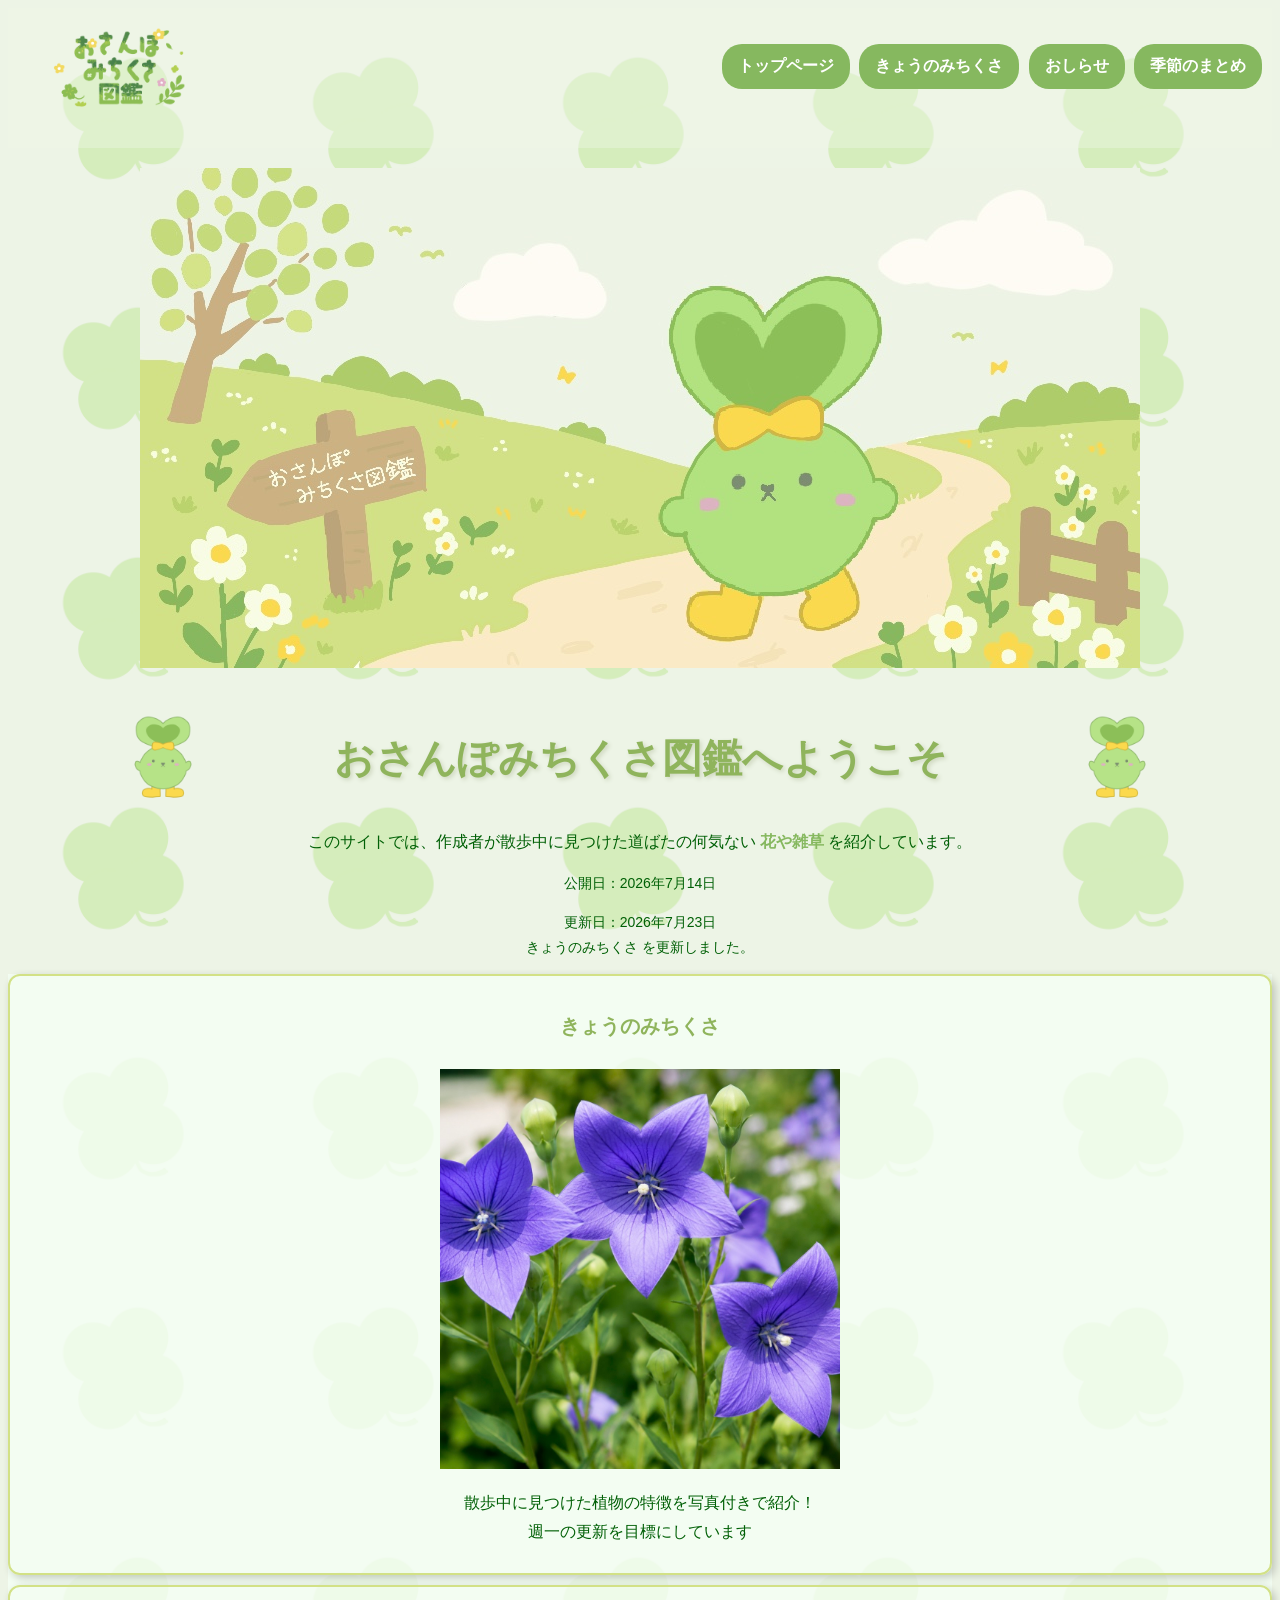
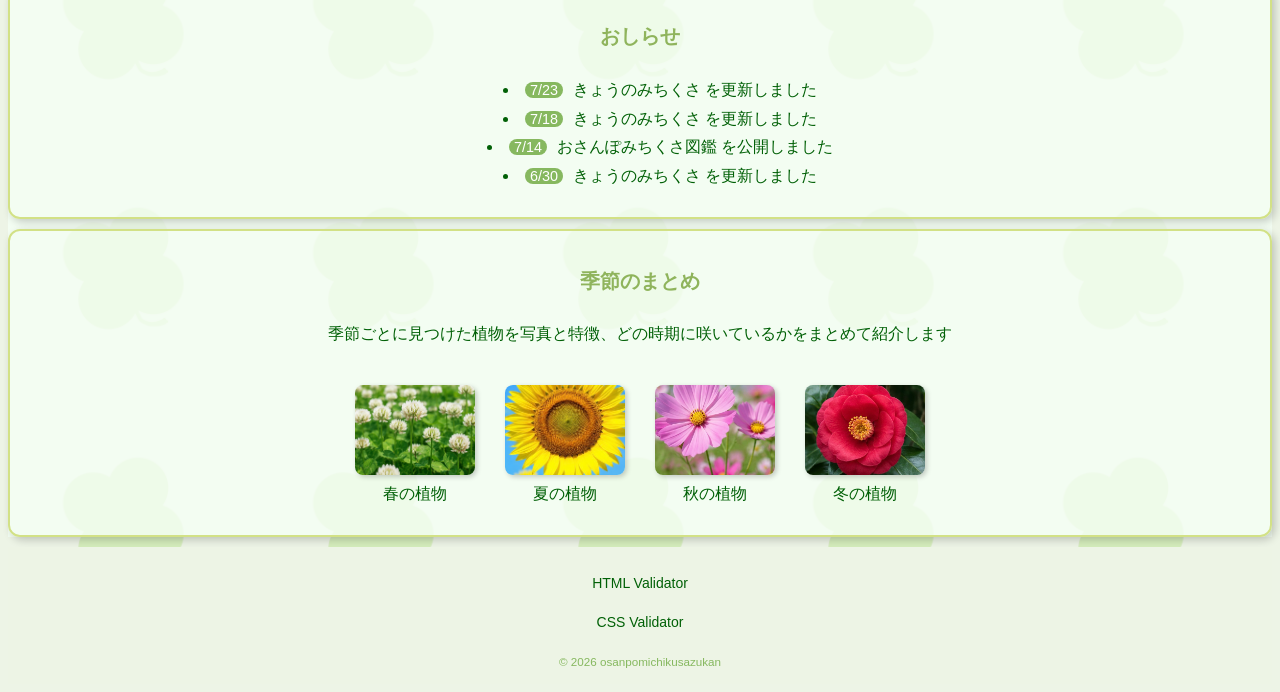
<file: index.html>
<!DOCTYPE html>
<html lang="ja">

<head>
    <meta charset="UTF-8">
    <meta name="description" content="作成者が散歩中に見つけた道ばたの何気ない花や雑草を紹介しています。">
    <meta name="viewport" content="width=device-width, initial-scale=1.0">
    <link rel="stylesheet" href="./css/mystyle.css">
    <title>おさんぽみちくさ図鑑:トップページ</title>
</head>

<body>

    <header>

        <img src="image/logo.png"
        id="pagetop"
        width="200"
        height="100"
        alt="おさんぽみちくさ図鑑ロゴ">
    <nav>
        <ul>        
            <li><a href="index.html">トップページ</a></li>
            <li><a href="contents1.html">きょうのみちくさ</a></li>
            <li><a href="contents2.html">おしらせ</a></li>
            <li><a href="contents3.html">季節のまとめ</a></li>
        </ul>
    </nav>
    </header>

   


    <article>

        <img src="image/top.jpeg"
            width="1000"
            height="500"
            alt="おさんぽみちくさ図鑑">

        <div class="title-area">
        <img src="image/chara.png"
         alt="キャラクター"
         width="100"
         height="100"
         class="chara-left">
        <h1 class="subhead">おさんぽみちくさ図鑑へようこそ</h1>
        <img src="image/chara.png"
         alt="キャラクター"
         width="100"
         height="100">
        </div>

        <div class="clear"></div>

        <p class="intro">
            このサイトでは、作成者が散歩中に見つけた道ばたの何気ない
            <strong><span class="flower">花や雑草</span></strong>
            を紹介しています。
        </p>

    <div class="update-info">
    <p>公開日：2026年7月14日</p>
    <p>
        更新日：2026年7月23日<br>
        <a href="contents1.html">きょうのみちくさ</a>
        を更新しました。
    </p>

</div>

        <div class="navy">

            <section>
              <h2>きょうのみちくさ</h2>
                <ul class="plant-list">
                <img src="image/kikyou.jpg"
                width="400"
                height="270"
                alt="キキョウ">
                    <li>散歩中に見つけた植物の特徴を写真付きで紹介！</li>
                    <li>週一の更新を目標にしています</li>
                </ul>
            </section>

            <section>
                <h2>おしらせ</h2>
                
                <ul> 
                <li>
                <time datetime="2026-07-23">7/23</time>
                <a href="contents1.html">きょうのみちくさ</a>
                を更新しました
                </li>
                <li>
                <time datetime="2026-07-18">7/18</time>
                <a href="contents1.html">きょうのみちくさ</a>
                を更新しました
                </li>
                <li>
                <time datetime="2026-07-14">7/14</time>
                <a href="index.html">おさんぽみちくさ図鑑</a>
                を公開しました
                </li>
                <li>
                <time datetime="2026-06-30">6/30</time>
                <a href="contents1.html">きょうのみちくさ</a>
                を更新しました
                </li>
                </ul>
            </section>

            <section>
                <h2>季節のまとめ</h2>
                <ul class="plant-list">
                    <li>季節ごとに見つけた植物を写真と特徴、どの時期に咲いているかをまとめて紹介します </li>
                </ul>
<div>

    <ul class="toc">
        <li>
            <a href="contents3.html#spring">
                <img src="image/shirotsumekusa.jpg" alt="春の植物">
                <span>春の植物</span>
            </a>
        </li>

        <li>
            <a href="contents3.html#summer">
                <img src="image/himawari.jpg" alt="夏の植物">
                <span>夏の植物</span>
            </a>
        </li>

        <li>
            <a href="contents3.html#autumn">
                <img src="image/cosumo.jpg" alt="秋の植物">
                <span>秋の植物</span>
            </a>
        </li>

        <li>
            <a href="contents3.html#winter">
                <img src="image/sazanka.jpg" alt="冬の植物">
                <span>冬の植物</span>
            </a>
        </li>
    </ul>
</div>
            </section>



        </div>

    </article>

<footer>

    <p>
        <a href="https://validator.w3.org/">
        HTML Validator
        </a>
    </p>

    <p>
        <a href="https://jigsaw.w3.org/css-validator/">
        CSS Validator
        </a>
    </p>

    <small>© 2026 osanpomichikusazukan</small>

</footer>
</body>

</html>
</file>
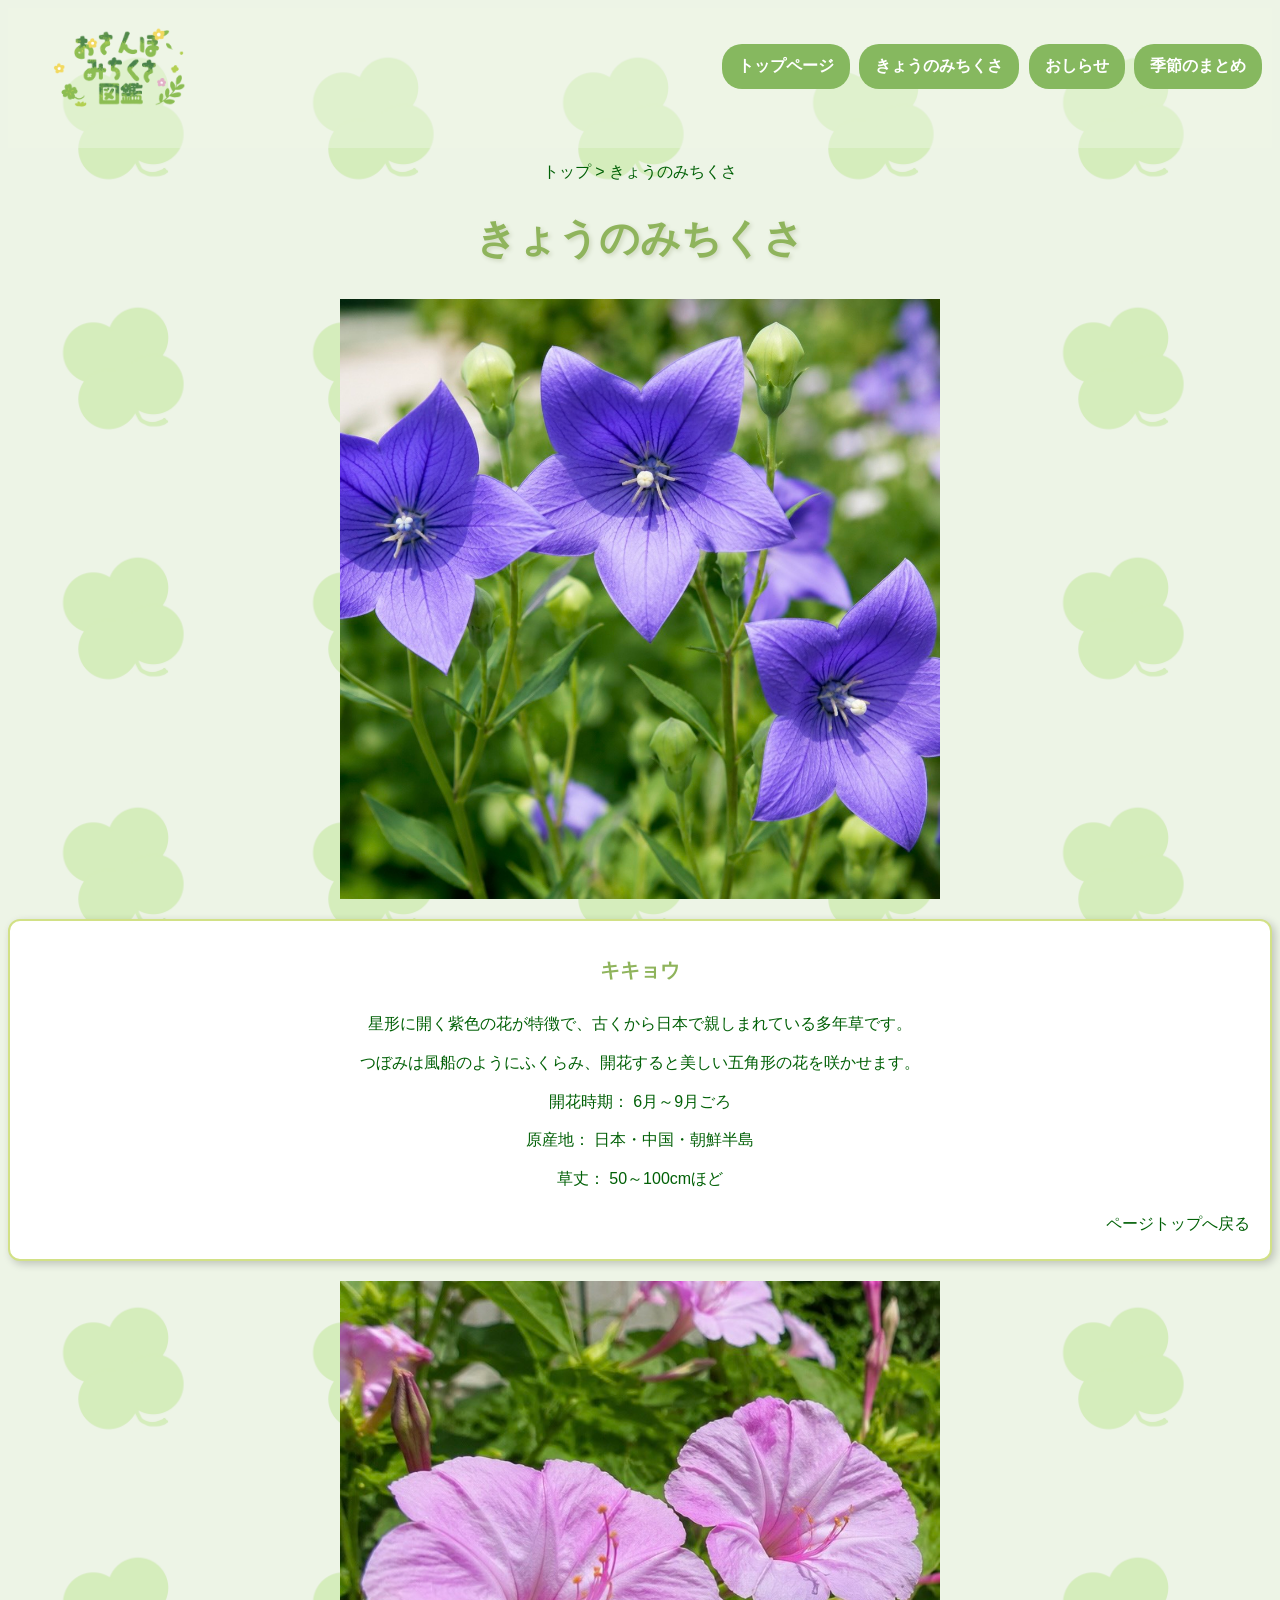
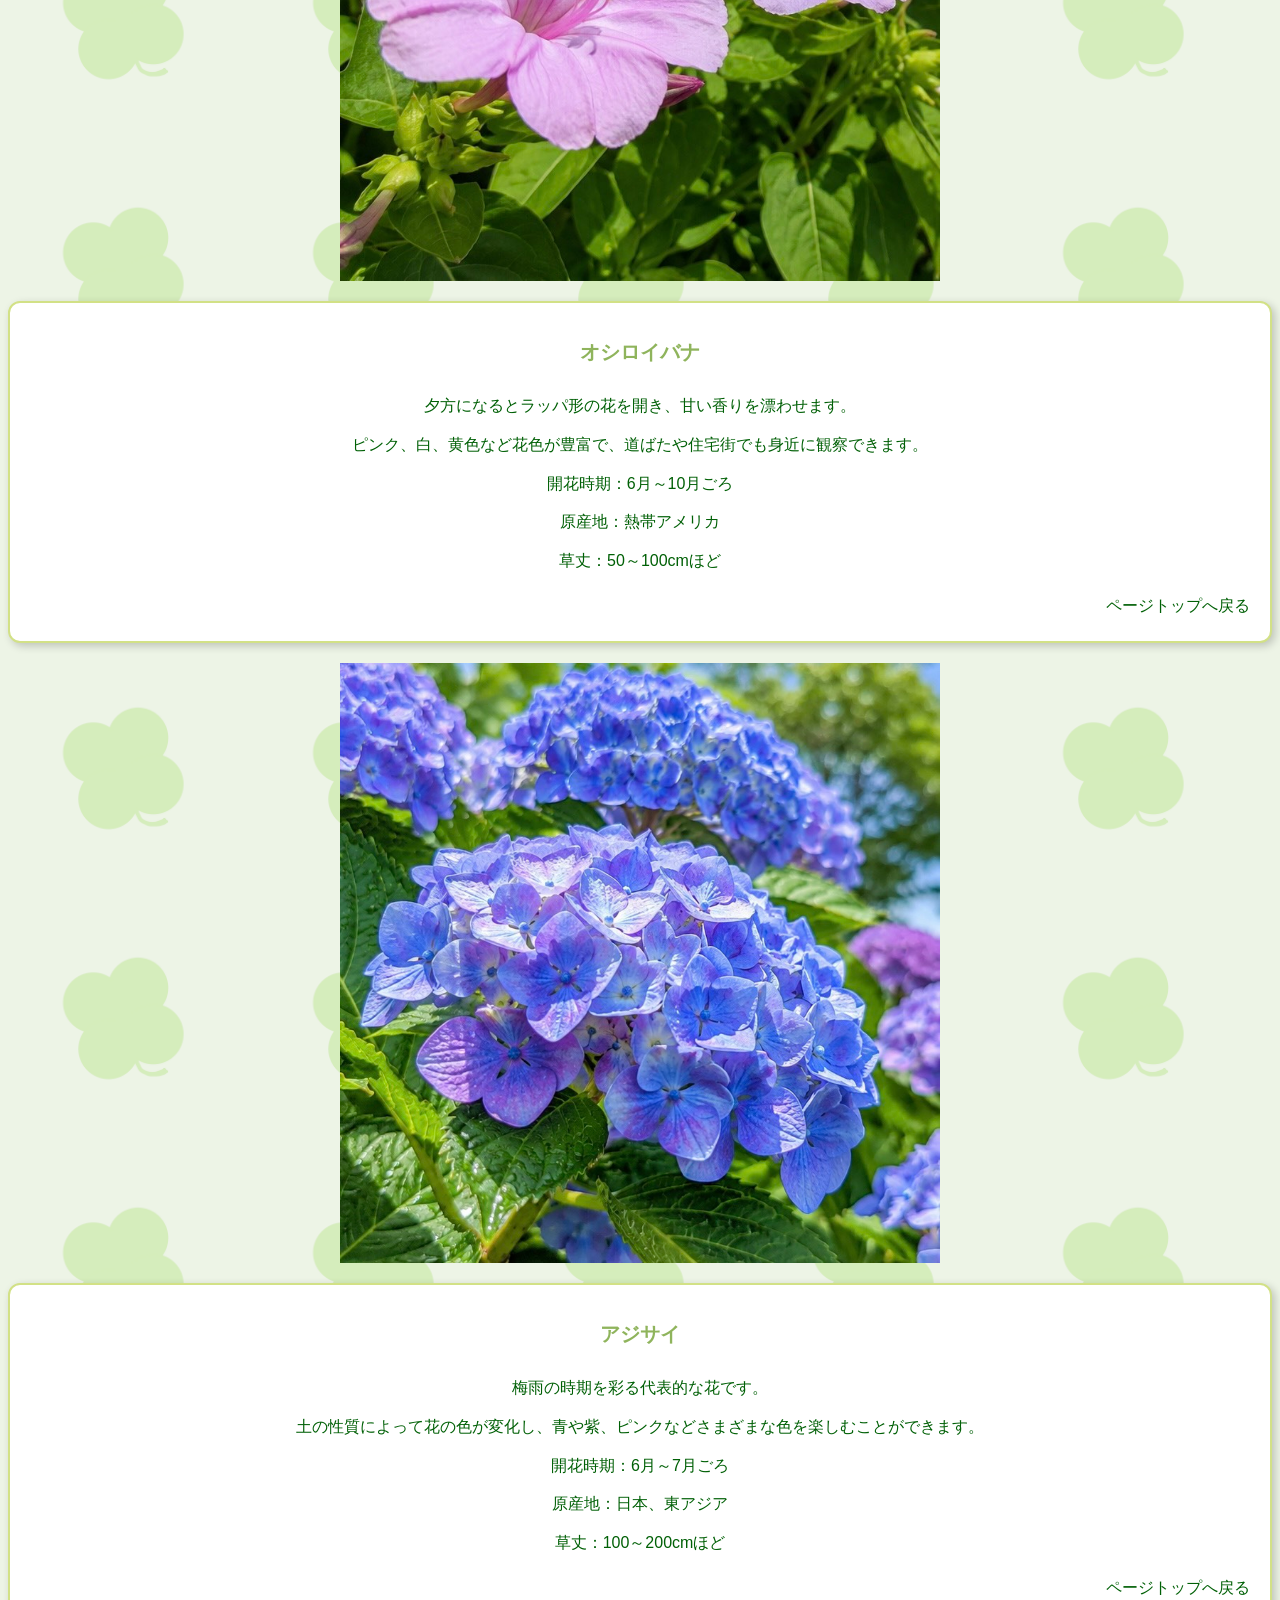
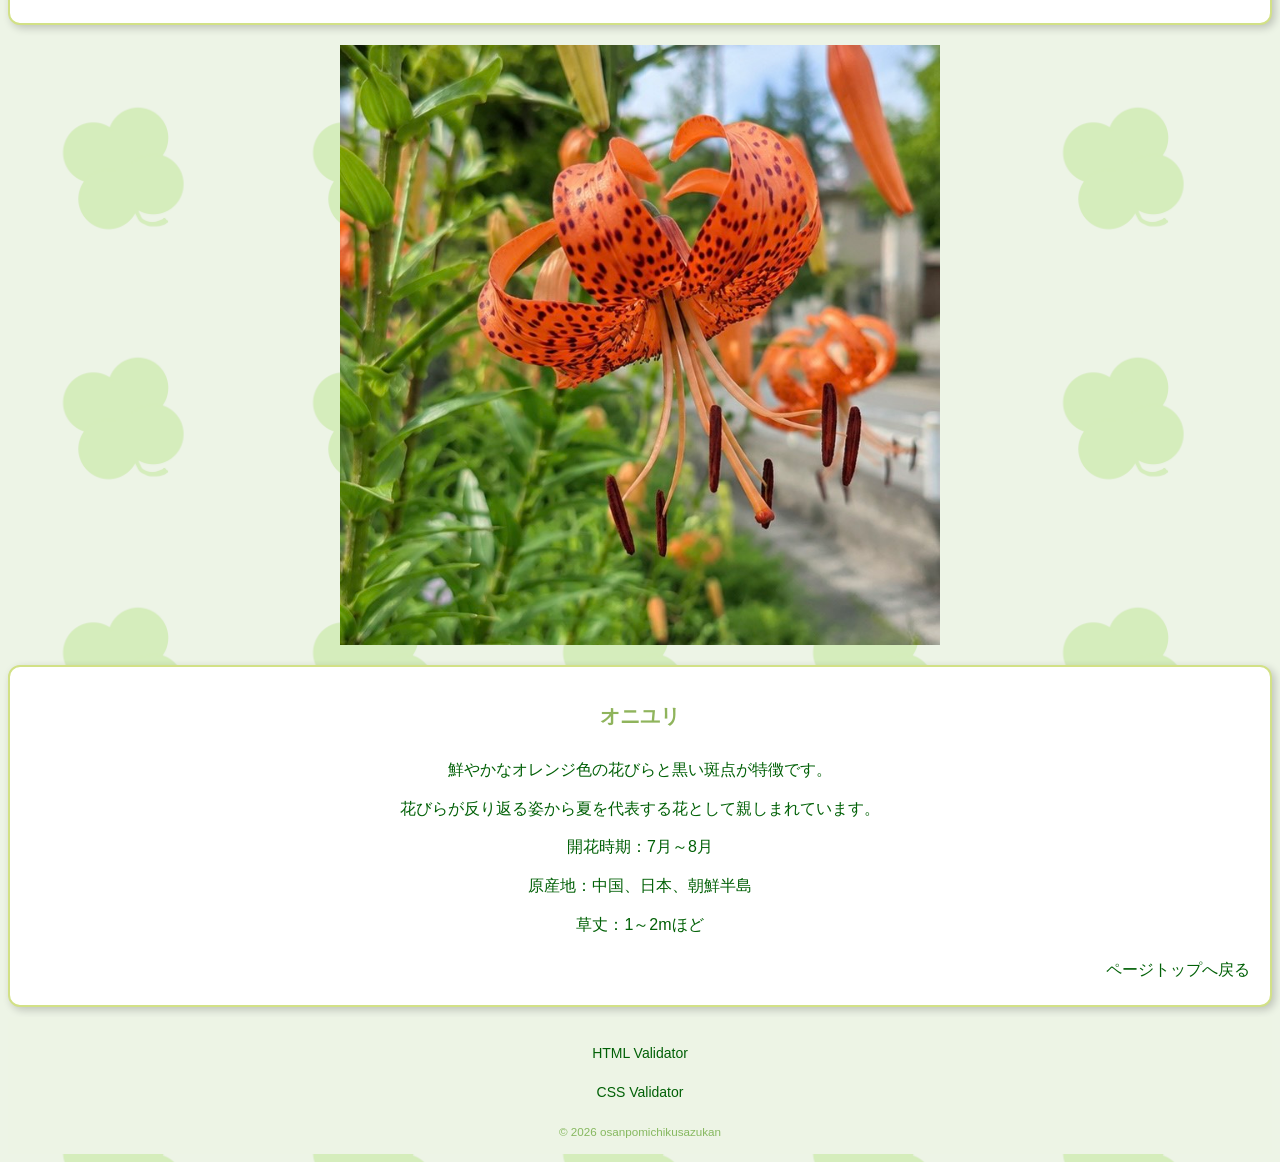
<file: contents1.html>
<!DOCTYPE html>
<html lang="ja">

<head>
    <meta charset="UTF-8">
    <meta name="description" content="散歩中に見つけた花や雑草を写真に撮ってサイトで紹介します">
    <meta name="viewport" content="width=device-width, initial-scale=1.0">
    <link rel="stylesheet" href="./css/mystyle.css">
    <title>きょうのみちくさ</title>
</head>

<body class="contents-page">

<header>
        <img src="image/logo.png"
        id="pagetop"
        width="200"
        height="100"
        alt="おさんぽみちくさ図鑑ロゴ">
    <nav>
        <ul>        
            <li><a href="index.html">トップページ</a></li>
            <li><a href="contents1.html">きょうのみちくさ</a></li>
            <li><a href="contents2.html">おしらせ</a></li>
            <li><a href="contents3.html">季節のまとめ</a></li>
        </ul>
    </nav>
</header>

<article>
<ul class="breadcrumb">
    <li><a href="index.html">トップ</a> &gt; </li>
    <li>きょうのみちくさ</li>
</ul>

<h1 class="subhead">きょうのみちくさ</h1>

<img src="image/kikyou.jpg"
         width="600"
         height="400"
         alt="キキョウ">

    <section class="honjitu">

    <h2>キキョウ</h2>

    <ul class="plant-list">
        <li>星形に開く紫色の花が特徴で、古くから日本で親しまれている多年草です。</li>
        <li>つぼみは風船のようにふくらみ、開花すると美しい五角形の花を咲かせます。</li>
        <li>開花時期： 6月～9月ごろ</li>
        <li>原産地： 日本・中国・朝鮮半島</li>
        <li>草丈： 50～100cmほど</li>
    </ul>
    <p class="pagetop">
        <a href="#pagetop">ページトップへ戻る</a>
    </p>
    </section>

<img src="image/oshiroi.jpg"
         width="600"
         height="400"
         alt="オシロイバナ">

    <section class="honjitu">

    <h2>オシロイバナ</h2>

    <ul class="plant-list">
        <li>夕方になるとラッパ形の花を開き、甘い香りを漂わせます。</li>
        <li>ピンク、白、黄色など花色が豊富で、道ばたや住宅街でも身近に観察できます。</li>
        <li>開花時期：6月～10月ごろ　</li>
        <li>原産地：熱帯アメリカ　</li>
        <li>草丈：50～100cmほど　</li>
    </ul>
    <p class="pagetop">
        <a href="#pagetop">ページトップへ戻る</a>
    </p>

    </section>

<img src="image/ajisai.jpg"
         width="600"
         height="400"
         alt="アジサイ">

    <section class="honjitu">

    <h2>アジサイ</h2>

    <ul class="plant-list">
        <li>梅雨の時期を彩る代表的な花です。</li>
        <li>土の性質によって花の色が変化し、青や紫、ピンクなどさまざまな色を楽しむことができます。</li>
        <li>開花時期：6月～7月ごろ</li>
        <li>原産地：日本、東アジア</li>
        <li>草丈：100～200cmほど</li>
    </ul>
    <p class="pagetop">
        <a href="#pagetop">ページトップへ戻る</a>
    </p>

    </section>

<img src="image/oniyuri.jpg"
         width="600"
         height="400"
         alt="オニユリ">

        <section class="honjitu">

    <h2>オニユリ</h2>

    <ul class="plant-list">
        <li>鮮やかなオレンジ色の花びらと黒い斑点が特徴です。</li>
        <li>花びらが反り返る姿から夏を代表する花として親しまれています。</li>
        <li>開花時期：7月～8月</li>
        <li>原産地：中国、日本、朝鮮半島</li>
        <li>草丈：1～2mほど</li>
    </ul>
    <p class="pagetop">
        <a href="#pagetop">ページトップへ戻る</a>
    </p>

    </section>
</article>
<footer>

    <p>
        <a href="https://validator.w3.org/">
        HTML Validator
        </a>
    </p>

    <p>
        <a href="https://jigsaw.w3.org/css-validator/">
        CSS Validator
        </a>
    </p>

    <small>© 2026 osanpomichikusazukan</small>

</footer>
</body>

</html>
</file>
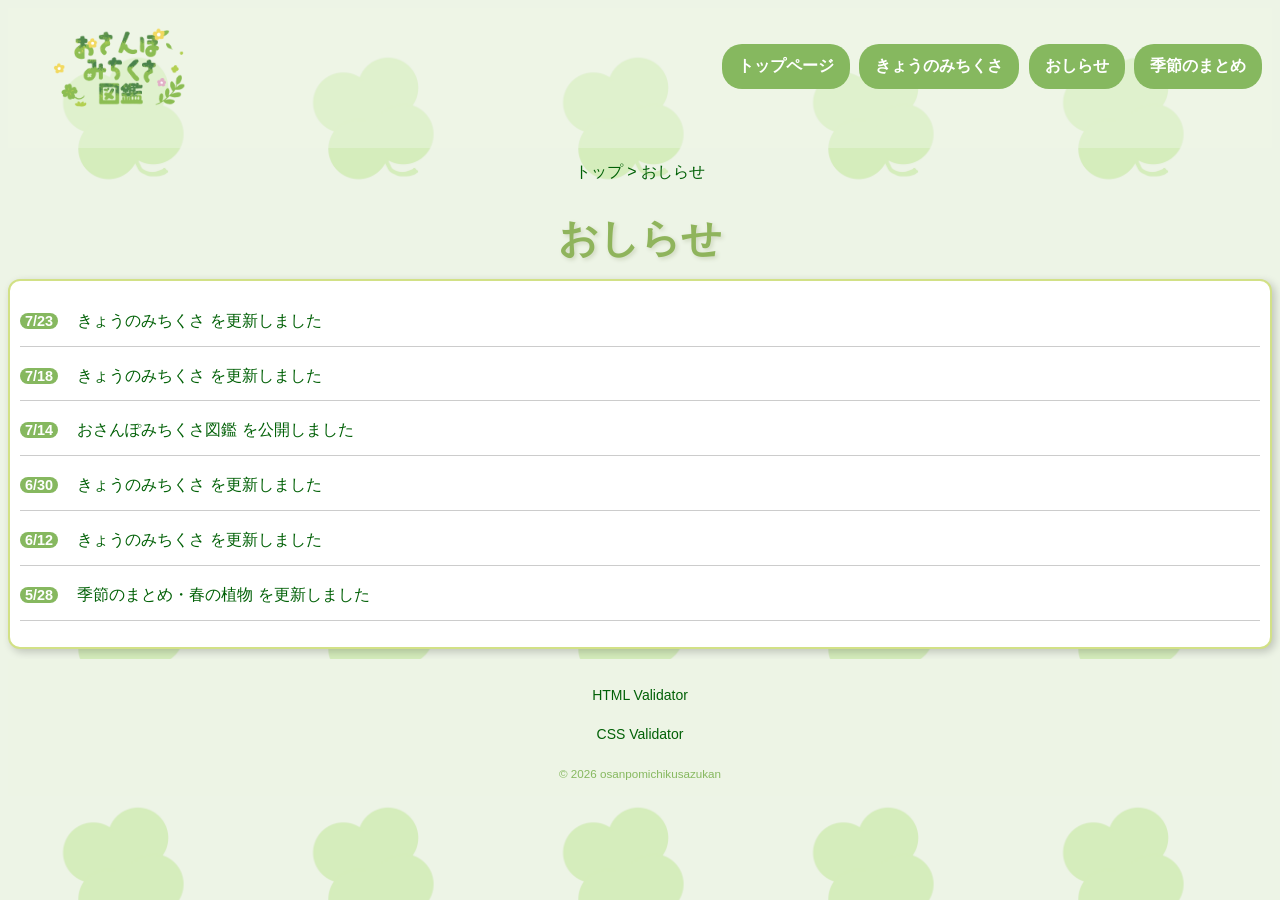
<file: contents2.html>
<!DOCTYPE html>

<html lang="ja">

<head>
    <meta charset="UTF-8">
    <meta name="description" content="更新した時、ニュースなどが入ったときにお知らせします">
    <meta name="viewport" content="width=device-width, initial-scale=1.0">
    <link rel="stylesheet" href="./css/mystyle.css">
    <title>おしらせ</title>
</head>

<body class="contents-page">

<header>
        <img src="image/logo.png"
        id="pagetop"
        width="200"
        height="100"
        alt="おさんぽみちくさ図鑑ロゴ">

    <nav>
        <ul>        
            <li><a href="index.html">トップページ</a></li>
            <li><a href="contents1.html">きょうのみちくさ</a></li>
            <li><a href="contents2.html">おしらせ</a></li>
            <li><a href="contents3.html">季節のまとめ</a></li>
        </ul>
    </nav>
</header>

<article>
<ul class="breadcrumb">
    <li><a href="index.html">トップ</a> &gt; </li>
    <li>おしらせ</li>
</ul>

<h1 class="subhead">おしらせ</h1>
   <section>


    <ul class="news-list">
        <li>
        <time datetime="2026-07-23">7/23</time>
        <a href="contents1.html">きょうのみちくさ</a>
        を更新しました
        </li>
        <li>
        <time datetime="2026-07-18">7/18</time>
        <a href="contents1.html">きょうのみちくさ</a>
        を更新しました
        </li>
        <li>
        <time datetime="2026-07-14">7/14</time>
        <a href="index.html">おさんぽみちくさ図鑑</a>
        を公開しました
        </li>
        <li>
        <time datetime="2026-06-30">6/30</time>
        <a href="contents1.html">きょうのみちくさ</a>
        を更新しました
        </li>
        <li>
        <time datetime="2026-06-12">6/12</time>
        <a href="contents1.html">きょうのみちくさ</a>
        を更新しました
        </li>
        <li>
        <time datetime="2026-05-28">5/28</time>
        <a href="contents3.html#spring">季節のまとめ・春の植物</a>
        を更新しました
        </li>
    </ul>
</section>
</article>
<footer>

    <p>
        <a href="https://validator.w3.org/">
        HTML Validator
        </a>
    </p>

    <p>
        <a href="https://jigsaw.w3.org/css-validator/">
        CSS Validator
        </a>
    </p>

    <small>© 2026 osanpomichikusazukan</small>

</footer>
</body>

</html>
</file>
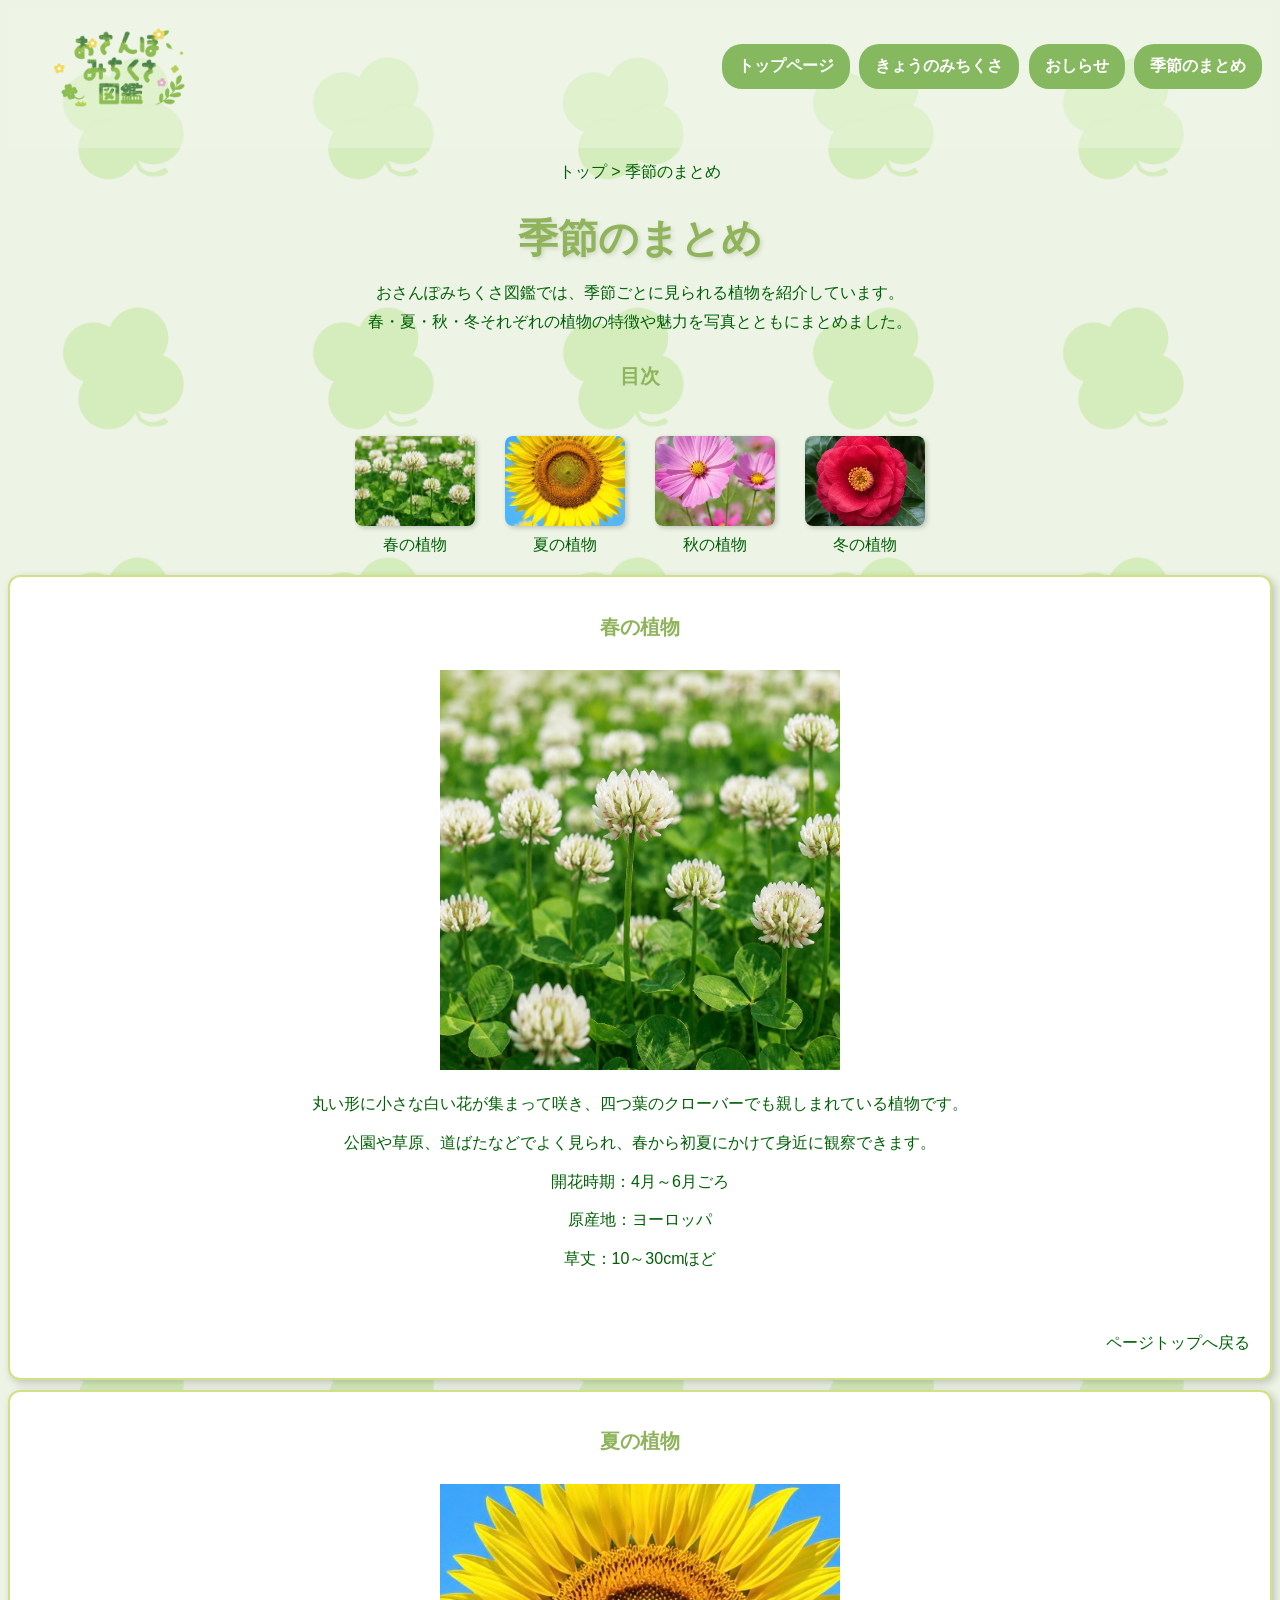
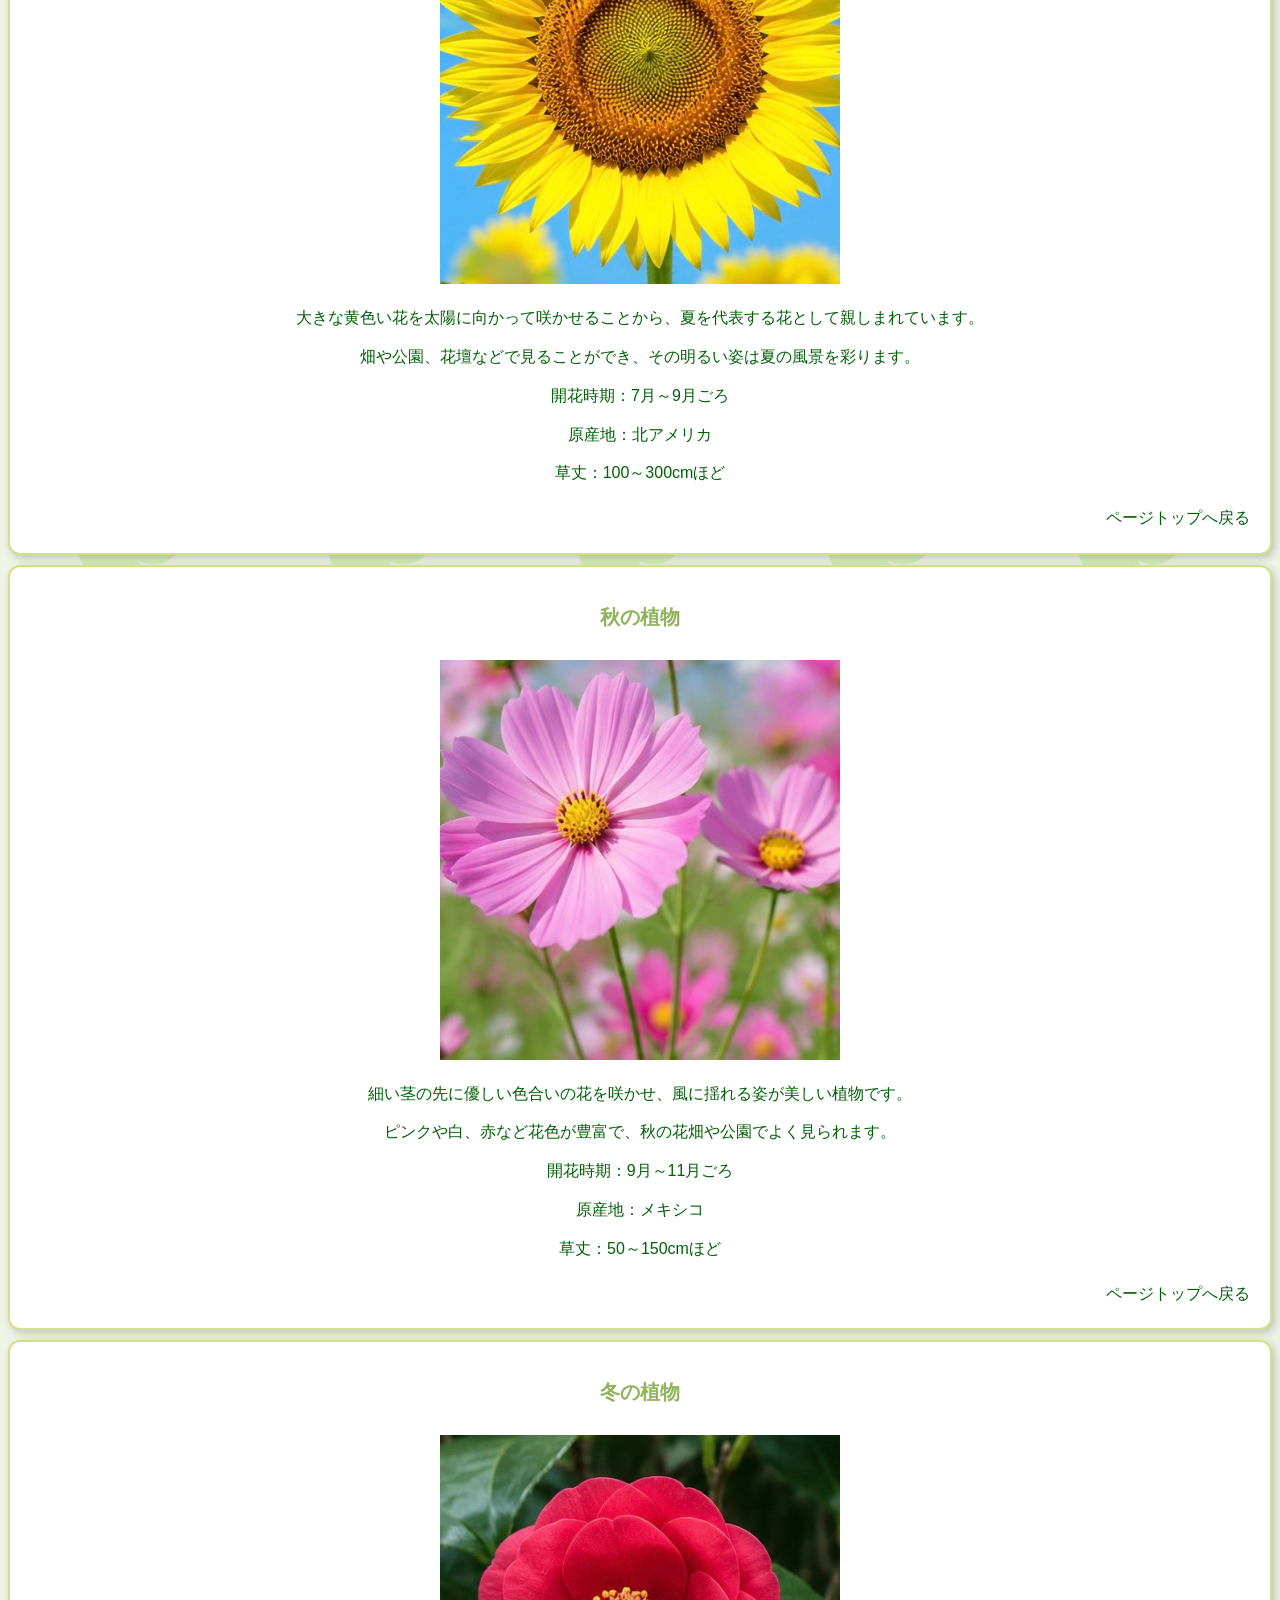
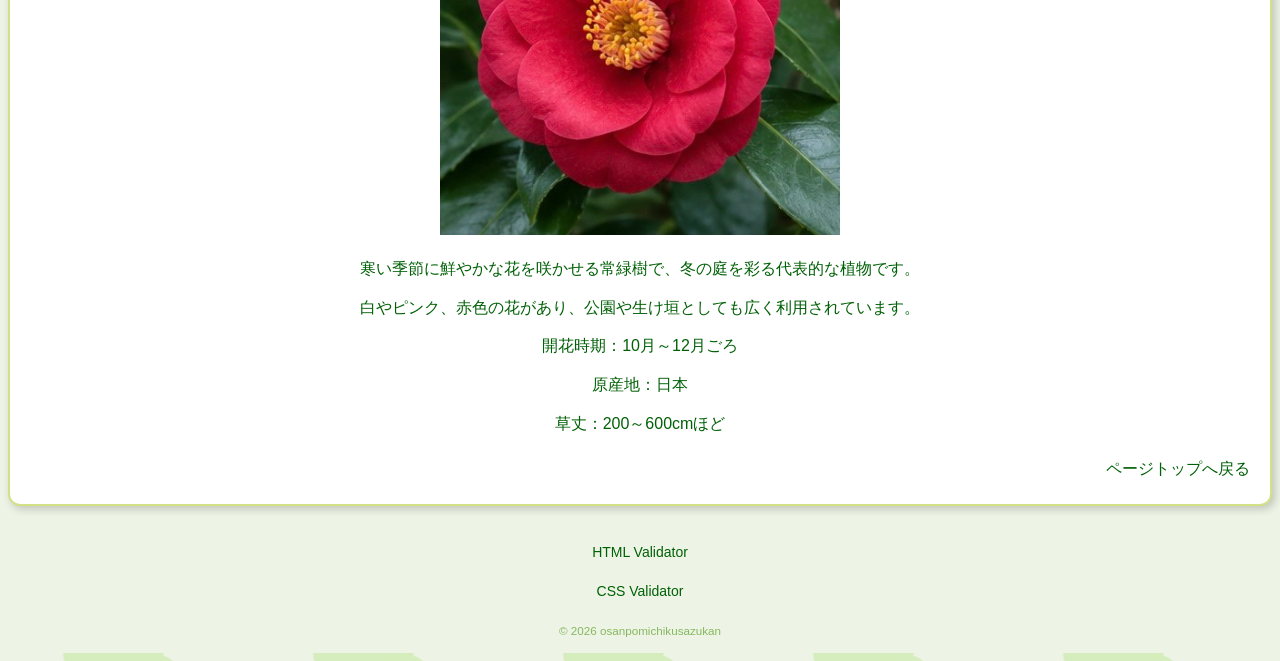
<file: contents3.html>
<!DOCTYPE html>

<html lang="ja">

<head>
    <meta charset="UTF-8">
    <meta name="description" content="季節ごとに見つけた植物を写真と特徴、どの時期に咲いているかをまとめて紹介します">
    <meta name="viewport" content="width=device-width, initial-scale=1.0">
    <link rel="stylesheet" href="./css/mystyle.css">
    <title>季節のまとめ</title>
</head>

<body class="contents-page">

<header>
        <img src="image/logo.png"
        id="pagetop"
        width="200"
        height="100"
        alt="おさんぽみちくさ図鑑ロゴ">
    <nav>
        <ul>        
            <li><a href="index.html">トップページ</a></li>
            <li><a href="contents1.html">きょうのみちくさ</a></li>
            <li><a href="contents2.html">おしらせ</a></li>
            <li><a href="contents3.html">季節のまとめ</a></li>
        </ul>
    </nav>
</header>
<article>
<ul class="breadcrumb">
    <li><a href="index.html">トップ</a> &gt; </li>
    <li>季節のまとめ</li>
</ul>

<h1 class="subhead">季節のまとめ</h1>
    <p class="intro">
        おさんぽみちくさ図鑑では、季節ごとに見られる植物を紹介しています。<br>
        春・夏・秋・冬それぞれの植物の特徴や魅力を写真とともにまとめました。
    </p>

<h2>目次</h2>

<ul class="toc">

    <li>
        <a href="#spring">
            <img src="image/shirotsumekusa.jpg"

                 alt="シロツメクサ">
            春の植物
        </a>
    </li>

    <li>
        <a href="#summer">
            <img src="image/himawari.jpg"
            alt="ヒマワリ">
            夏の植物
        </a>
    </li>

    <li>
        <a href="#autumn">
            <img src="image/cosumo.jpg"
            alt="コスモス">
            秋の植物
        </a>
    </li>

    <li>
        <a href="#winter">
            <img src="image/sazanka.jpg"
                 alt="サザンカ">
            冬の植物
        </a>
    </li>

</ul>
<section id="spring">
    <h2>春の植物</h2>

    <img src="image/shirotsumekusa.jpg"
         width="400"
         height="270"
         alt="シロツメクサ">

        <ul class="plant-list">
        <li>丸い形に小さな白い花が集まって咲き、四つ葉のクローバーでも親しまれている植物です。</li>
        <li>公園や草原、道ばたなどでよく見られ、春から初夏にかけて身近に観察できます。</li>
        <li>開花時期：4月～6月ごろ</li>
        <li>原産地：ヨーロッパ</li>
        <li>草丈：10～30cmほど</li>
    　　</ul>

    <p class="pagetop">
    <a href="#pagetop">ページトップへ戻る</a>
　　</p>
</section>

<section id="summer">
    <h2>夏の植物</h2>

    <img src="image/himawari.jpg"
         width="400"
         height="270"
         alt="ヒマワリ">

    <ul class="plant-list">
        <li>大きな黄色い花を太陽に向かって咲かせることから、夏を代表する花として親しまれています。</li>
        <li>畑や公園、花壇などで見ることができ、その明るい姿は夏の風景を彩ります。</li>
        <li>開花時期：7月～9月ごろ</li>
        <li>原産地：北アメリカ</li>
        <li>草丈：100～300cmほど</li>
    </ul>

    <p class="pagetop">
    <a href="#pagetop">ページトップへ戻る</a>
　　</p>
</section>

<section id="autumn">
    <h2>秋の植物</h2>

    <img src="image/cosumo.jpg"
         width="400"
         height="270"
         alt="コスモス">

    <ul class="plant-list">
        <li>細い茎の先に優しい色合いの花を咲かせ、風に揺れる姿が美しい植物です。</li>
        <li>ピンクや白、赤など花色が豊富で、秋の花畑や公園でよく見られます。</li>
        <li>開花時期：9月～11月ごろ</li>
        <li>原産地：メキシコ</li>
        <li>草丈：50～150cmほど</li>
    </ul>

    <p class="pagetop">
    <a href="#pagetop">ページトップへ戻る</a>
　　</p>
</section>

<section id="winter">
    <h2>冬の植物</h2>

    <img src="image/sazanka.jpg"
         width="400"
         height="270"
         alt="サザンカ">

    <ul class="plant-list">
        <li>寒い季節に鮮やかな花を咲かせる常緑樹で、冬の庭を彩る代表的な植物です。</li>
        <li>白やピンク、赤色の花があり、公園や生け垣としても広く利用されています。</li>
        <li>開花時期：10月～12月ごろ</li>
        <li>原産地：日本</li>
        <li>草丈：200～600cmほど</li>
    </ul>

    <p class="pagetop">
    <a href="#pagetop">ページトップへ戻る</a>
　　</p>
</section>
</article>
<footer>

    <p>
        <a href="https://validator.w3.org/">
        HTML Validator
        </a>
    </p>

    <p>
        <a href="https://jigsaw.w3.org/css-validator/">
        CSS Validator
        </a>
    </p>

    <small>© 2026 osanpomichikusazukan</small>
</footer>
</body>
</html>
</file>
<file: css/mystyle.css>
body{
    background-image:url("../image/yotuba.png");
    background-repeat:repeat;
    background-size:250px;
    color: #006006;
    background-color:#edf4e5;
    font-family: "Yu Gothic", sans-serif;
    font-size: 16px;
    line-height:1.8;
}

header{
    background-color: rgba(237,244,229,0.4);
    padding: 10px;
    position: relative;
    height:120px;
}

header img{
    display: block;
    float:left;
}



nav ul{
    font-weight: bold;
    text-align: right;
    padding-top: 26px;
    padding-bottom: 5px;
    margin: 0;
}

nav li{
    display: inline-block;
    background-color: #86b85f;
    padding: 8px 16px;
    margin-left: 5px;
    border-radius: 20px;
}

nav li a{
    color: #ffffff;
    text-decoration: none;
}

nav a:link,
nav a:visited{
    color: #ffffff;
    text-decoration: none;
}

nav a:hover{
    color: #fff8b0;   
    text-decoration: none;
}

nav a:active{
    color: #ffe066;
}
header::after{
    content:"";
    display:block;
    clear:both;
}

article img{
    display:block;
    margin:20px auto;
    max-width:100%;
    height:auto;
}
.update-info{
    text-align: center;
    font-size: 14px;
}

.season-img{
    width:400px;
    max-width:100%;
    height:auto;
    display:block;
    margin:20px auto;
}
.title-area{
    display: flex;
    justify-content: center;
    align-items: center;
    gap: 10px;
}
.chara-left{
    float:left;
}
.clear{
    clear:both;
}

h1{
    color: #7fbf7f;
    padding: 5px;
    font-size: 20px;
}

h2{
    color:#8fb45c;
    padding:5px;
    font-size:20px;
    text-align:center;
}

.subhead{
    color: #8fb45c;
    text-align: center;
    font-size: 40px;
    font-weight:bold;
    margin: 0;
    text-shadow: 2px 2px 4px #cfd8c0;
}

.navy{
    background-color:rgba(245,255,245,0.8);
}

section{
    padding:10px;
    margin-bottom:10px;
    border:2px solid #d2e186;
    border-radius:12px;
    box-shadow:3px 3px 8px rgba(0,0,0,0.2);
}

.flower{
    color: #86b85f;
}

ul {
    text-align: center;
    list-style-position: inside;
}
.plant-list {
    text-align: center;
    list-style: none;
    padding-left: 0;
}
ul time {
	   background-color:#86b85f;
	   color: #ffffff;
	   border-radius: 10px;
	   font-size: 90%;
	   padding-left: 5px;
	   padding-right: 5px;
	   margin-right: 5px;
}


ol{
    list-style-type:decimal;
}


footer{
    color:#86b85f;
    background-color:#edf4e5;
    text-align: center;
    padding: 10px;
    font-size: 14px;
}
@media screen and (max-width:600px){

    header{
        height: auto;
        padding: 10px;
    }

    header img{
        float: none;
        width: 180px;
        height: auto;
        margin: 0 auto 10px;
    }

    nav ul{
        display: grid;
        grid-template-columns: repeat(2, 1fr);
        gap: 8px;
        padding: 0;
        margin: 0 auto;
        text-align: center;
    }

    nav li{
        display: block;
        margin: 0;
        padding: 8px 5px;
        border-radius: 18px;
        font-size: 15px;
    }

    nav li a{
        display: block;
        width: 100%;
    }

    .breadcrumb{
        margin-top: 15px;
    }

    .title-area{
        flex-direction: column;
    }

    .subhead{
        font-size: 28px;
    }

    .intro{
        width: 90%;
    }

    .toc{
        display: grid;
        grid-template-columns: repeat(2, 1fr);
        gap: 15px;
    }

    .toc img{
        width: 130px;
        height: 100px;
    }
}

a:link{
    color:#006006;
    text-decoration:none;
}

a:visited{
    color:#4a7c4a;
}

a:hover{
    color:#86b85f;
    text-decoration:underline;
}

a:active{
    color:#ff6600;
}

/* contents.html用 */
.intro{
    width: 80%;
    margin: 0 auto;
    text-align: center;
    line-height: 1.8;
}


.contents-page section{
    background-color:#ffffff;
    box-shadow:3px 3px 8px rgba(0,0,0,0.2);
}

.toc{
    display: flex;
    justify-content: center;
    gap: 30px;
    list-style: none;
    padding: 0;
}

.toc li{
    margin:0;
}

.toc a{
    display:flex;
    flex-direction:column;
    align-items:center;

    text-decoration:none;
    color:#006006;
}

.pagetop{
    text-align: right;
    margin: 10px 10px;
}

.toc img{
    width:120px;
    height:90px;
    object-fit:cover;

    border-radius:8px;
    box-shadow:2px 2px 5px rgba(0,0,0,0.2);
    margin-bottom:5px;
}
.contents-page section ul{
    list-style: none;
    padding: 0;
}

.contents-page section li{
    margin-bottom: 15px;
    border-bottom: 1px solid #ccc;
    padding-bottom: 10px;
}

.contents-page time{
    font-weight: bold;
    margin-right: 15px;
}
.breadcrumb{
    padding:0;
    margin:10px 0;
}

.breadcrumb li{
    display:inline;
}

.breadcrumb a{
    text-decoration:none;
}
.season-img{
    width: 400px;
    height: auto;
    display: block;
    margin: 20px auto;
}

.print-img{
   float: none; 
}
@media print{
    .catch{
        color: #000000;
        text-shadow: none;
    }
    footer{
        color:#000000;
    }
}
.honjitu{
    text-align: center;
}

.contents-page .honjitu .plant-list li{
    border-bottom: none;
    margin-bottom: 10px;
    padding-bottom: 0;
    list-style: none;
    text-align: center;
}
.contents-page .plant-list li{
    border-bottom: none;
    margin-bottom: 10px;
    padding-bottom: 0;
    list-style: none;
    text-align: center;
}
.contents-page .news-list {
    text-align: left;
}

.contents-page .news-list li {
    text-align: left;
}
</file>
